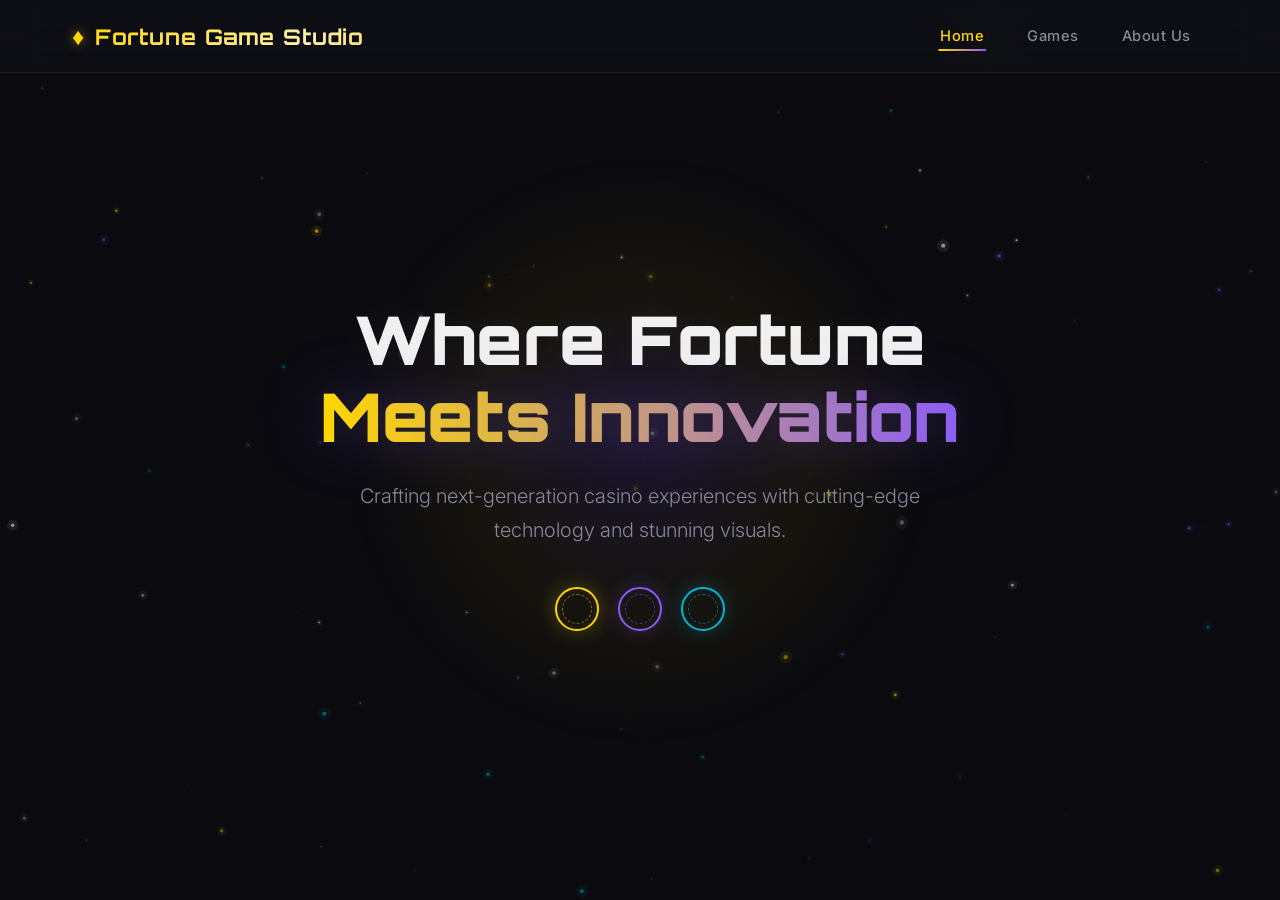
<file: index.html>
<!DOCTYPE html>
<html lang="en">
<head>
  <meta charset="UTF-8">
  <meta name="viewport" content="width=device-width, initial-scale=1.0">
  <title>Fortune Game Studio</title>
  <link rel="preconnect" href="https://fonts.googleapis.com">
  <link rel="preconnect" href="https://fonts.gstatic.com" crossorigin>
  <link href="https://fonts.googleapis.com/css2?family=Inter:wght@300;400;500;600&family=Orbitron:wght@500;700;900&display=swap" rel="stylesheet">
  <link rel="stylesheet" href="css/styles.css">
</head>
<body>
  <canvas id="particle-canvas"></canvas>

  <header class="header">
    <div class="header-inner">
      <a class="logo" aria-label="Fortune Game Studio">
        <span class="logo-icon">&#9830;</span>
        Fortune Game Studio
      </a>
      <nav class="nav">
        <a class="nav-link active" aria-disabled="true">Home</a>
        <a class="nav-link" href="/games/">Games</a>
        <a class="nav-link" aria-disabled="true">About Us</a>
      </nav>
    </div>
  </header>

  <main>
    <section class="hero">
      <div class="hero-content">
        <h1 class="hero-title">
          <span class="hero-title-line">Where Fortune</span>
          <span class="hero-title-line accent">Meets Innovation</span>
        </h1>
        <p class="hero-tagline">Crafting next-generation casino experiences with cutting-edge technology and stunning visuals.</p>
        <div class="hero-chips">
          <span class="chip"></span>
          <span class="chip"></span>
          <span class="chip"></span>
        </div>
      </div>
      <div class="hero-glow"></div>
    </section>
  </main>

  <script src="js/main.js"></script>
</body>
</html>
</file>
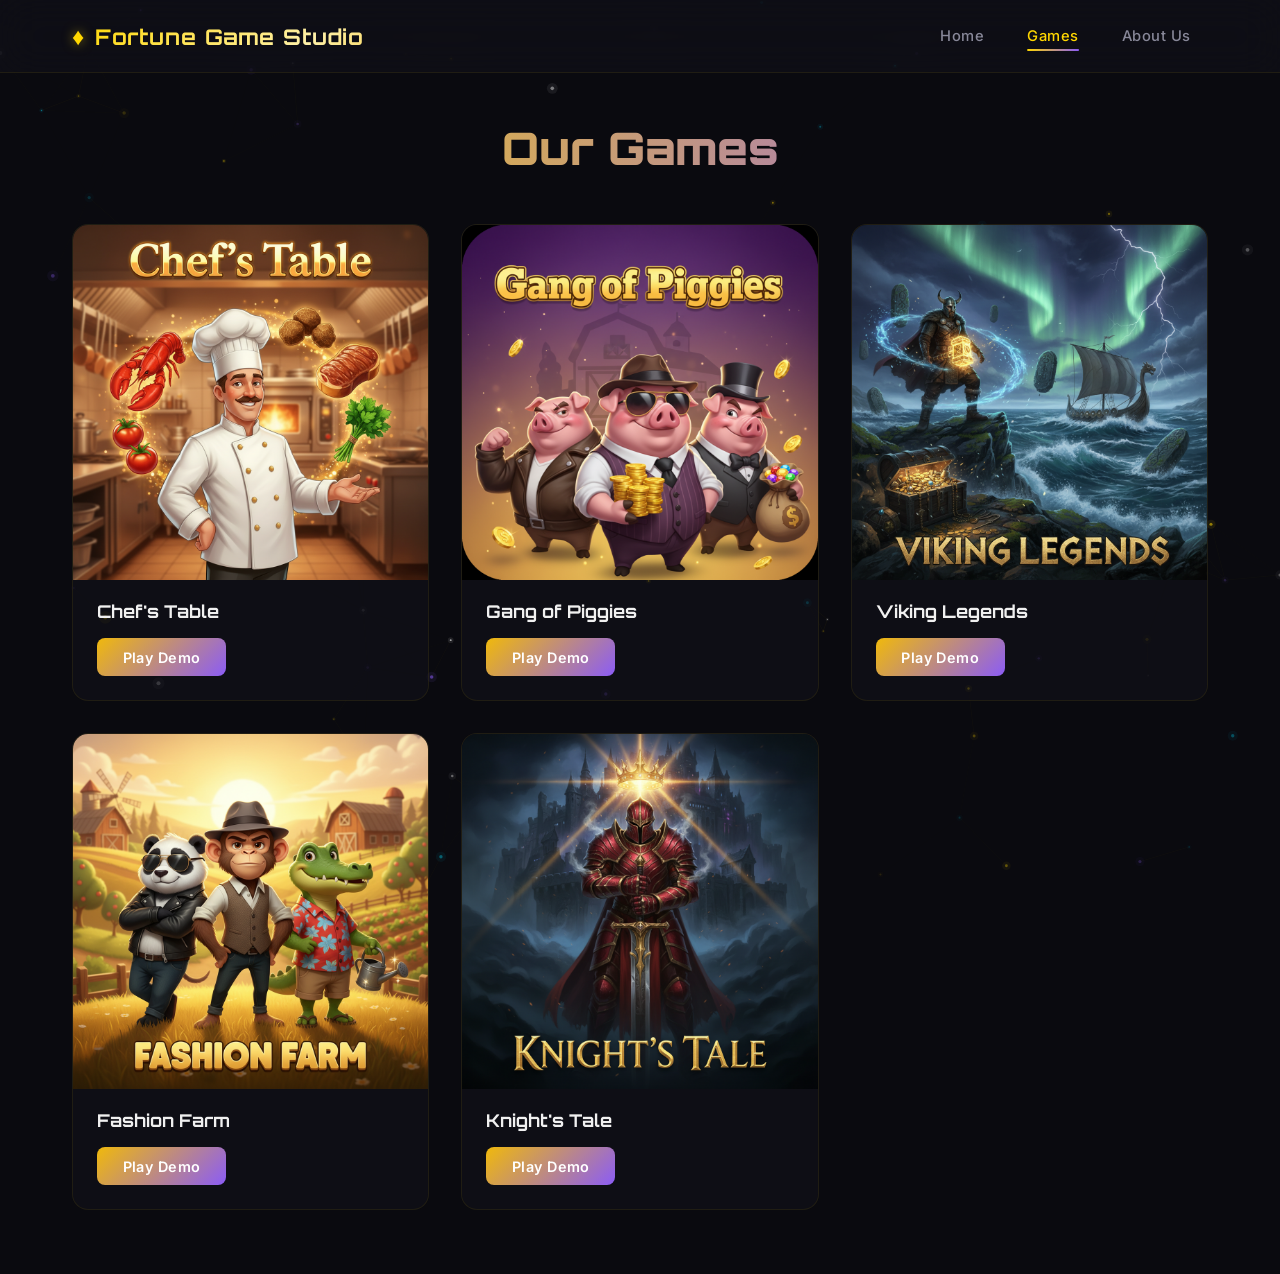
<file: games/index.html>
<!DOCTYPE html>
<html lang="en">
<head>
  <meta charset="UTF-8">
  <meta name="viewport" content="width=device-width, initial-scale=1.0">
  <title>Games — Fortune Game Studio</title>
  <link rel="preconnect" href="https://fonts.googleapis.com">
  <link rel="preconnect" href="https://fonts.gstatic.com" crossorigin>
  <link href="https://fonts.googleapis.com/css2?family=Inter:wght@300;400;500;600&family=Orbitron:wght@500;700;900&display=swap" rel="stylesheet">
  <link rel="stylesheet" href="../css/styles.css">
</head>
<body>
  <canvas id="particle-canvas"></canvas>

  <header class="header">
    <div class="header-inner">
      <a class="logo" href="/" aria-label="Fortune Game Studio">
        <span class="logo-icon">&#9830;</span>
        Fortune Game Studio
      </a>
      <nav class="nav">
        <a class="nav-link" href="/">Home</a>
        <a class="nav-link active" href="/games/">Games</a>
        <a class="nav-link">About Us</a>
      </nav>
    </div>
  </header>

  <main>
    <section class="page-section">
      <h1 class="page-title">Our Games</h1>
      <div class="games-grid">
        <div class="game-card">
          <div class="game-card-image">
            <img src="../assets/images/chefs-table.png" alt="Chef's Table">
          </div>
          <div class="game-card-body">
            <h2 class="game-card-name">Chef's Table</h2>
            <a class="btn-play-demo" href="/games/chefs-table-demo/">Play Demo</a>
          </div>
        </div>
        <div class="game-card">
          <div class="game-card-image">
            <img src="../assets/images/gang-of-piggies.png" alt="Gang of Piggies">
          </div>
          <div class="game-card-body">
            <h2 class="game-card-name">Gang of Piggies</h2>
            <a class="btn-play-demo" href="/games/gang-of-piggies-demo/">Play Demo</a>
          </div>
        </div>
        <div class="game-card">
          <div class="game-card-image">
            <img src="../assets/images/viking-legends.png" alt="Viking Legends">
          </div>
          <div class="game-card-body">
            <h2 class="game-card-name">Viking Legends</h2>
            <a class="btn-play-demo" href="/games/viking-legends-demo/">Play Demo</a>
          </div>
        </div>
        <div class="game-card">
          <div class="game-card-image">
            <img src="../assets/images/fashion-farm.png" alt="Fashion Farm">
          </div>
          <div class="game-card-body">
            <h2 class="game-card-name">Fashion Farm</h2>
            <a class="btn-play-demo" href="/games/fashion-farm-demo/">Play Demo</a>
          </div>
        </div>
        <div class="game-card">
          <div class="game-card-image">
            <img src="../assets/images/knights-tale.png" alt="Knight's Tale">
          </div>
          <div class="game-card-body">
            <h2 class="game-card-name">Knight's Tale</h2>
            <a class="btn-play-demo" href="/games/knights-tale-demo/">Play Demo</a>
          </div>
        </div>
      </div>
    </section>
  </main>

  <script src="../js/main.js"></script>
</body>
</html>
</file>
<file: css/styles.css>
/* === Reset & Base === */
*, *::before, *::after {
  margin: 0;
  padding: 0;
  box-sizing: border-box;
}

:root {
  --bg-primary: #0a0a0f;
  --bg-secondary: #12121a;
  --gold: #FFD700;
  --gold-dark: #F0B90B;
  --purple: #8B5CF6;
  --purple-dim: #6D28D9;
  --cyan: #06B6D4;
  --text-primary: #f0f0f0;
  --text-muted: #888899;
  --glass-bg: rgba(18, 18, 26, 0.6);
  --glass-border: rgba(255, 215, 0, 0.08);
}

html {
  scroll-behavior: smooth;
}

body {
  font-family: 'Inter', sans-serif;
  background: var(--bg-primary);
  color: var(--text-primary);
  overflow-x: hidden;
  min-height: 100vh;
}

/* === Particle Canvas === */
#particle-canvas {
  position: fixed;
  top: 0;
  left: 0;
  width: 100%;
  height: 100%;
  z-index: 0;
  pointer-events: none;
}

/* === Header === */
.header {
  position: fixed;
  top: 0;
  left: 0;
  right: 0;
  z-index: 100;
  background: var(--glass-bg);
  backdrop-filter: blur(20px);
  -webkit-backdrop-filter: blur(20px);
  border-bottom: 1px solid var(--glass-border);
  transition: background 0.3s ease;
}

.header-inner {
  max-width: 1200px;
  margin: 0 auto;
  padding: 0 2rem;
  height: 72px;
  display: flex;
  align-items: center;
  justify-content: space-between;
}

/* === Logo === */
.logo {
  font-family: 'Orbitron', sans-serif;
  font-weight: 700;
  font-size: 1.35rem;
  letter-spacing: 0.04em;
  background: linear-gradient(135deg, var(--gold) 0%, #FFF1A8 40%, var(--gold-dark) 70%, var(--gold) 100%);
  background-size: 200% 200%;
  -webkit-background-clip: text;
  -webkit-text-fill-color: transparent;
  background-clip: text;
  animation: shimmer-gold 4s ease-in-out infinite;
  display: flex;
  align-items: center;
  gap: 0.6rem;
  text-decoration: none;
  cursor: default;
  user-select: none;
}

.logo-icon {
  font-size: 1.5rem;
  -webkit-text-fill-color: var(--gold);
  filter: drop-shadow(0 0 6px rgba(255, 215, 0, 0.5));
  animation: pulse-glow 2.5s ease-in-out infinite;
}

@keyframes shimmer-gold {
  0%, 100% { background-position: 0% 50%; }
  50% { background-position: 100% 50%; }
}

@keyframes pulse-glow {
  0%, 100% { filter: drop-shadow(0 0 6px rgba(255, 215, 0, 0.4)); }
  50% { filter: drop-shadow(0 0 14px rgba(255, 215, 0, 0.8)); }
}

/* === Navigation === */
.nav {
  display: flex;
  align-items: center;
  gap: 0.5rem;
}

.nav-link {
  font-family: 'Inter', sans-serif;
  font-weight: 500;
  font-size: 0.92rem;
  letter-spacing: 0.03em;
  color: var(--text-muted);
  text-decoration: none;
  padding: 0.5rem 1.1rem;
  border-radius: 8px;
  position: relative;
  transition: color 0.3s ease, background 0.3s ease;
}

.nav-link:not([href]) {
  cursor: default;
  pointer-events: none;
}

.nav-link[href]:hover {
  color: var(--gold);
}

.nav-link::after {
  content: '';
  position: absolute;
  bottom: 2px;
  left: 50%;
  transform: translateX(-50%) scaleX(0);
  width: 60%;
  height: 2px;
  background: linear-gradient(90deg, var(--gold), var(--purple));
  border-radius: 1px;
  transition: transform 0.3s ease;
}

.nav-link.active {
  color: var(--gold);
}

.nav-link.active::after {
  transform: translateX(-50%) scaleX(1);
}

/* === Hero Section === */
.hero {
  position: relative;
  z-index: 1;
  min-height: 100vh;
  display: flex;
  align-items: center;
  justify-content: center;
  text-align: center;
  padding: 6rem 2rem 4rem;
}

.hero-content {
  position: relative;
  z-index: 2;
  max-width: 800px;
  animation: fadeInUp 1.2s ease-out;
}

.hero-title {
  font-family: 'Orbitron', sans-serif;
  font-weight: 900;
  line-height: 1.15;
  margin-bottom: 1.5rem;
}

.hero-title-line {
  display: block;
  font-size: clamp(2.2rem, 6vw, 4.2rem);
  color: var(--text-primary);
  text-shadow: 0 0 40px rgba(255, 255, 255, 0.06);
}

.hero-title-line.accent {
  background: linear-gradient(90deg, var(--gold), var(--purple), var(--cyan));
  background-size: 200% auto;
  -webkit-background-clip: text;
  -webkit-text-fill-color: transparent;
  background-clip: text;
  animation: gradient-flow 5s linear infinite;
  filter: drop-shadow(0 0 30px rgba(139, 92, 246, 0.3));
}

@keyframes gradient-flow {
  0% { background-position: 0% center; }
  100% { background-position: 200% center; }
}

.hero-tagline {
  font-size: clamp(1rem, 2vw, 1.25rem);
  font-weight: 300;
  color: var(--text-muted);
  line-height: 1.7;
  max-width: 580px;
  margin: 0 auto 2.5rem;
  animation: fadeInUp 1.2s ease-out 0.3s both;
}

/* === Decorative Chips === */
.hero-chips {
  display: flex;
  justify-content: center;
  gap: 1.2rem;
  animation: fadeInUp 1.2s ease-out 0.6s both;
}

.chip {
  width: 44px;
  height: 44px;
  border-radius: 50%;
  border: 2px solid;
  position: relative;
  animation: float 3s ease-in-out infinite;
}

.chip::before {
  content: '';
  position: absolute;
  inset: 5px;
  border-radius: 50%;
  border: 1.5px dashed;
  opacity: 0.5;
}

.chip:nth-child(1) {
  border-color: var(--gold);
  box-shadow: 0 0 20px rgba(255, 215, 0, 0.25), inset 0 0 10px rgba(255, 215, 0, 0.1);
  animation-delay: 0s;
}
.chip:nth-child(1)::before { border-color: var(--gold); }

.chip:nth-child(2) {
  border-color: var(--purple);
  box-shadow: 0 0 20px rgba(139, 92, 246, 0.25), inset 0 0 10px rgba(139, 92, 246, 0.1);
  animation-delay: 0.5s;
}
.chip:nth-child(2)::before { border-color: var(--purple); }

.chip:nth-child(3) {
  border-color: var(--cyan);
  box-shadow: 0 0 20px rgba(6, 182, 212, 0.25), inset 0 0 10px rgba(6, 182, 212, 0.1);
  animation-delay: 1s;
}
.chip:nth-child(3)::before { border-color: var(--cyan); }

@keyframes float {
  0%, 100% { transform: translateY(0); }
  50% { transform: translateY(-10px); }
}

/* === Hero Glow === */
.hero-glow {
  position: absolute;
  top: 50%;
  left: 50%;
  transform: translate(-50%, -50%);
  width: 600px;
  height: 600px;
  background: radial-gradient(circle, rgba(139, 92, 246, 0.12) 0%, rgba(255, 215, 0, 0.05) 40%, transparent 70%);
  border-radius: 50%;
  pointer-events: none;
  z-index: 1;
  animation: breathe 6s ease-in-out infinite;
}

@keyframes breathe {
  0%, 100% { transform: translate(-50%, -50%) scale(1); opacity: 0.7; }
  50% { transform: translate(-50%, -50%) scale(1.15); opacity: 1; }
}

/* === Entrance Animations === */
@keyframes fadeInUp {
  from {
    opacity: 0;
    transform: translateY(30px);
  }
  to {
    opacity: 1;
    transform: translateY(0);
  }
}

/* === Page Section (Games & Demo pages) === */
.page-section {
  position: relative;
  z-index: 1;
  padding: 120px 2rem 4rem;
  max-width: 1200px;
  margin: 0 auto;
}

.page-title {
  font-family: 'Orbitron', sans-serif;
  font-weight: 900;
  font-size: clamp(1.8rem, 4vw, 2.8rem);
  text-align: center;
  margin-bottom: 3rem;
  background: linear-gradient(90deg, var(--gold), var(--purple), var(--cyan));
  background-size: 200% auto;
  -webkit-background-clip: text;
  -webkit-text-fill-color: transparent;
  background-clip: text;
  animation: gradient-flow 5s linear infinite;
}

/* === Games Grid === */
.games-grid {
  display: grid;
  grid-template-columns: repeat(3, 1fr);
  gap: 2rem;
}

/* === Game Card === */
.game-card {
  background: var(--glass-bg);
  border: 1px solid var(--glass-border);
  border-radius: 16px;
  overflow: hidden;
  transition: transform 0.3s ease, box-shadow 0.3s ease, border-color 0.3s ease;
}

.game-card:hover {
  transform: translateY(-6px) scale(1.02);
  box-shadow: 0 8px 40px rgba(255, 215, 0, 0.15), 0 0 20px rgba(139, 92, 246, 0.1);
  border-color: rgba(255, 215, 0, 0.25);
}

.game-card-image {
  width: 100%;
  aspect-ratio: 1 / 1;
  overflow: hidden;
}

.game-card-image img {
  width: 100%;
  height: 100%;
  object-fit: contain;
  background: var(--bg-secondary);
  transition: transform 0.4s ease;
}

.game-card:hover .game-card-image img {
  transform: scale(1.08);
}

.game-card-body {
  padding: 1.25rem 1.5rem 1.5rem;
}

.game-card-name {
  font-family: 'Orbitron', sans-serif;
  font-weight: 700;
  font-size: 1.1rem;
  color: var(--text-primary);
  margin-bottom: 1rem;
}

.btn-play-demo {
  display: inline-block;
  font-family: 'Inter', sans-serif;
  font-weight: 600;
  font-size: 0.9rem;
  letter-spacing: 0.03em;
  color: #fff;
  background: linear-gradient(135deg, var(--gold-dark), var(--purple));
  padding: 0.65rem 1.6rem;
  border-radius: 8px;
  text-decoration: none;
  transition: box-shadow 0.3s ease, transform 0.2s ease;
}

.btn-play-demo:hover {
  box-shadow: 0 0 20px rgba(255, 215, 0, 0.3), 0 0 40px rgba(139, 92, 246, 0.2);
  transform: translateY(-2px);
}

/* === Empty Card Placeholder === */
.game-card-empty {
  border: 2px dashed rgba(255, 215, 0, 0.1);
  border-radius: 16px;
  display: flex;
  align-items: center;
  justify-content: center;
  min-height: 260px;
}

.game-card-empty span {
  font-family: 'Inter', sans-serif;
  font-size: 0.95rem;
  color: var(--text-muted);
  opacity: 0.4;
}

/* === Demo Page === */
.back-btn {
  display: inline-flex;
  align-items: center;
  gap: 0.3rem;
  font-family: 'Inter', sans-serif;
  font-weight: 500;
  font-size: 0.75rem;
  color: var(--text-muted);
  text-decoration: none;
  margin-bottom: 0.6rem;
  padding: 0.3rem 0.6rem;
  border-radius: 5px;
  transition: color 0.3s ease, background 0.3s ease;
}

.back-btn:hover {
  color: var(--gold);
  background: rgba(255, 215, 0, 0.06);
}

.game-frame-container {
  border: none;
  border-radius: 0;
  overflow: hidden;
  margin: 0;
  position: relative;
}

.game-iframe {
  display: block;
  width: 100%;
  height: 80vh;
  border: none;
}

/* Desktop: game page is fullscreen, no cropping */
.game-page {
  height: 100%;
  overflow: hidden;
}

.game-page .header {
  display: none;
}

.game-page #particle-canvas {
  display: none;
}

.game-page main,
.game-page .page-section {
  padding: 0;
  margin: 0;
  max-width: none;
  height: 100%;
}

.game-page .back-btn {
  position: fixed;
  top: 10px;
  left: 10px;
  z-index: 200;
  background: transparent;
  backdrop-filter: none;
  -webkit-backdrop-filter: none;
  border: none;
  border-radius: 6px;
  color: var(--text-primary);
  margin: 0;
}

.game-page .game-frame-container {
  height: 100%;
}

.game-page .game-iframe {
  height: 100vh;
  height: 100dvh;
}

/* === Right-side back button (Gang of Piggies) === */
.game-page-right .back-btn {
  left: auto;
  right: 10px;
  padding: 0.2rem 0.5rem;
  font-size: 0.65rem;
}

/* === Responsive === */
@media (max-width: 640px) {
  .header-inner {
    padding: 0 1.2rem;
    height: 60px;
  }

  .logo {
    font-size: 1rem;
  }

  .logo-icon {
    font-size: 1.2rem;
  }

  .nav-link {
    font-size: 0.82rem;
    padding: 0.4rem 0.7rem;
  }

  .hero {
    padding: 5rem 1.2rem 3rem;
  }

  .page-section {
    padding: 100px 1.2rem 3rem;
  }

  .games-grid {
    grid-template-columns: repeat(2, 1fr);
    gap: 1rem;
  }

  .game-card-empty {
    min-height: 160px;
  }

  /* Game page mobile: smaller back button */
  .game-page .back-btn {
    top: 8px;
    left: 8px;
    padding: 0.3rem 0.6rem;
    font-size: 0.7rem;
  }

  .game-page-right .back-btn {
    left: auto;
    right: 8px;
    padding: 0.2rem 0.45rem;
    font-size: 0.6rem;
  }
}

@media (min-width: 641px) and (max-width: 900px) {
  .games-grid {
    grid-template-columns: repeat(2, 1fr);
  }
}
</file>
